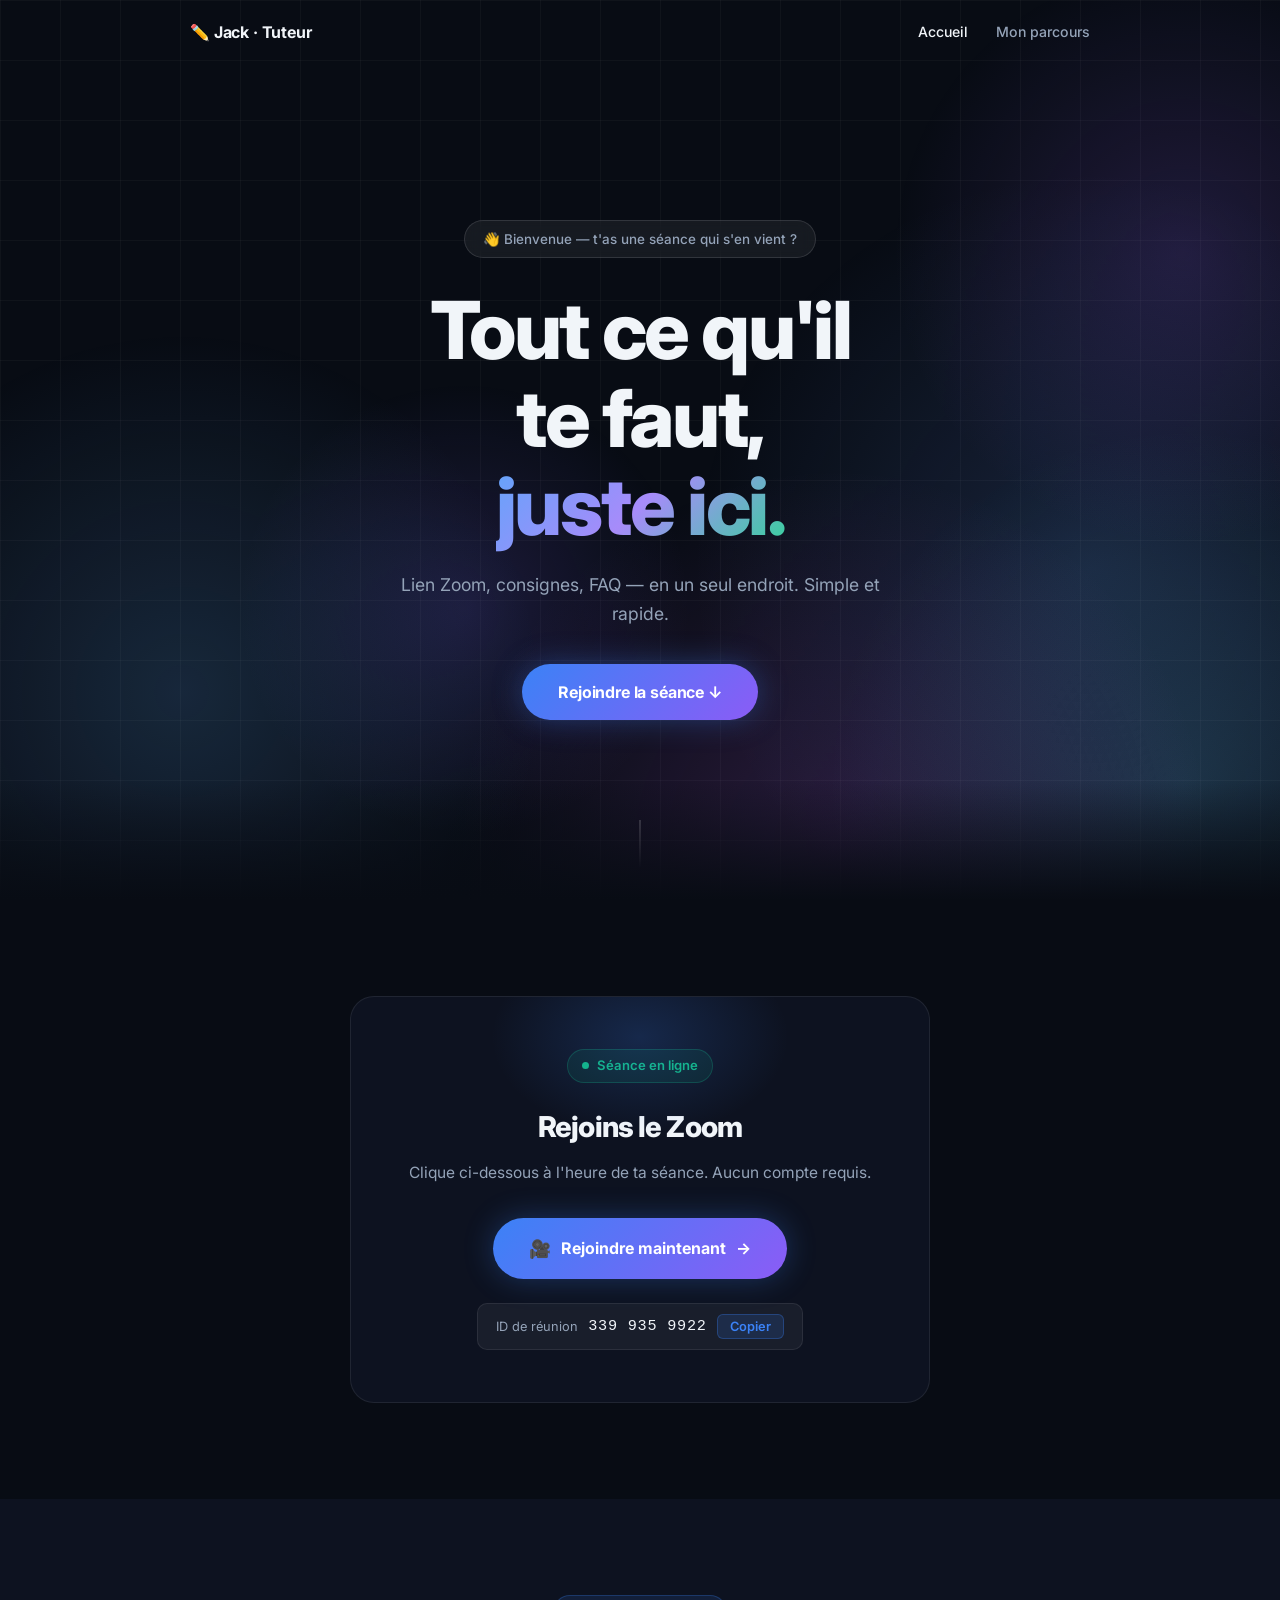
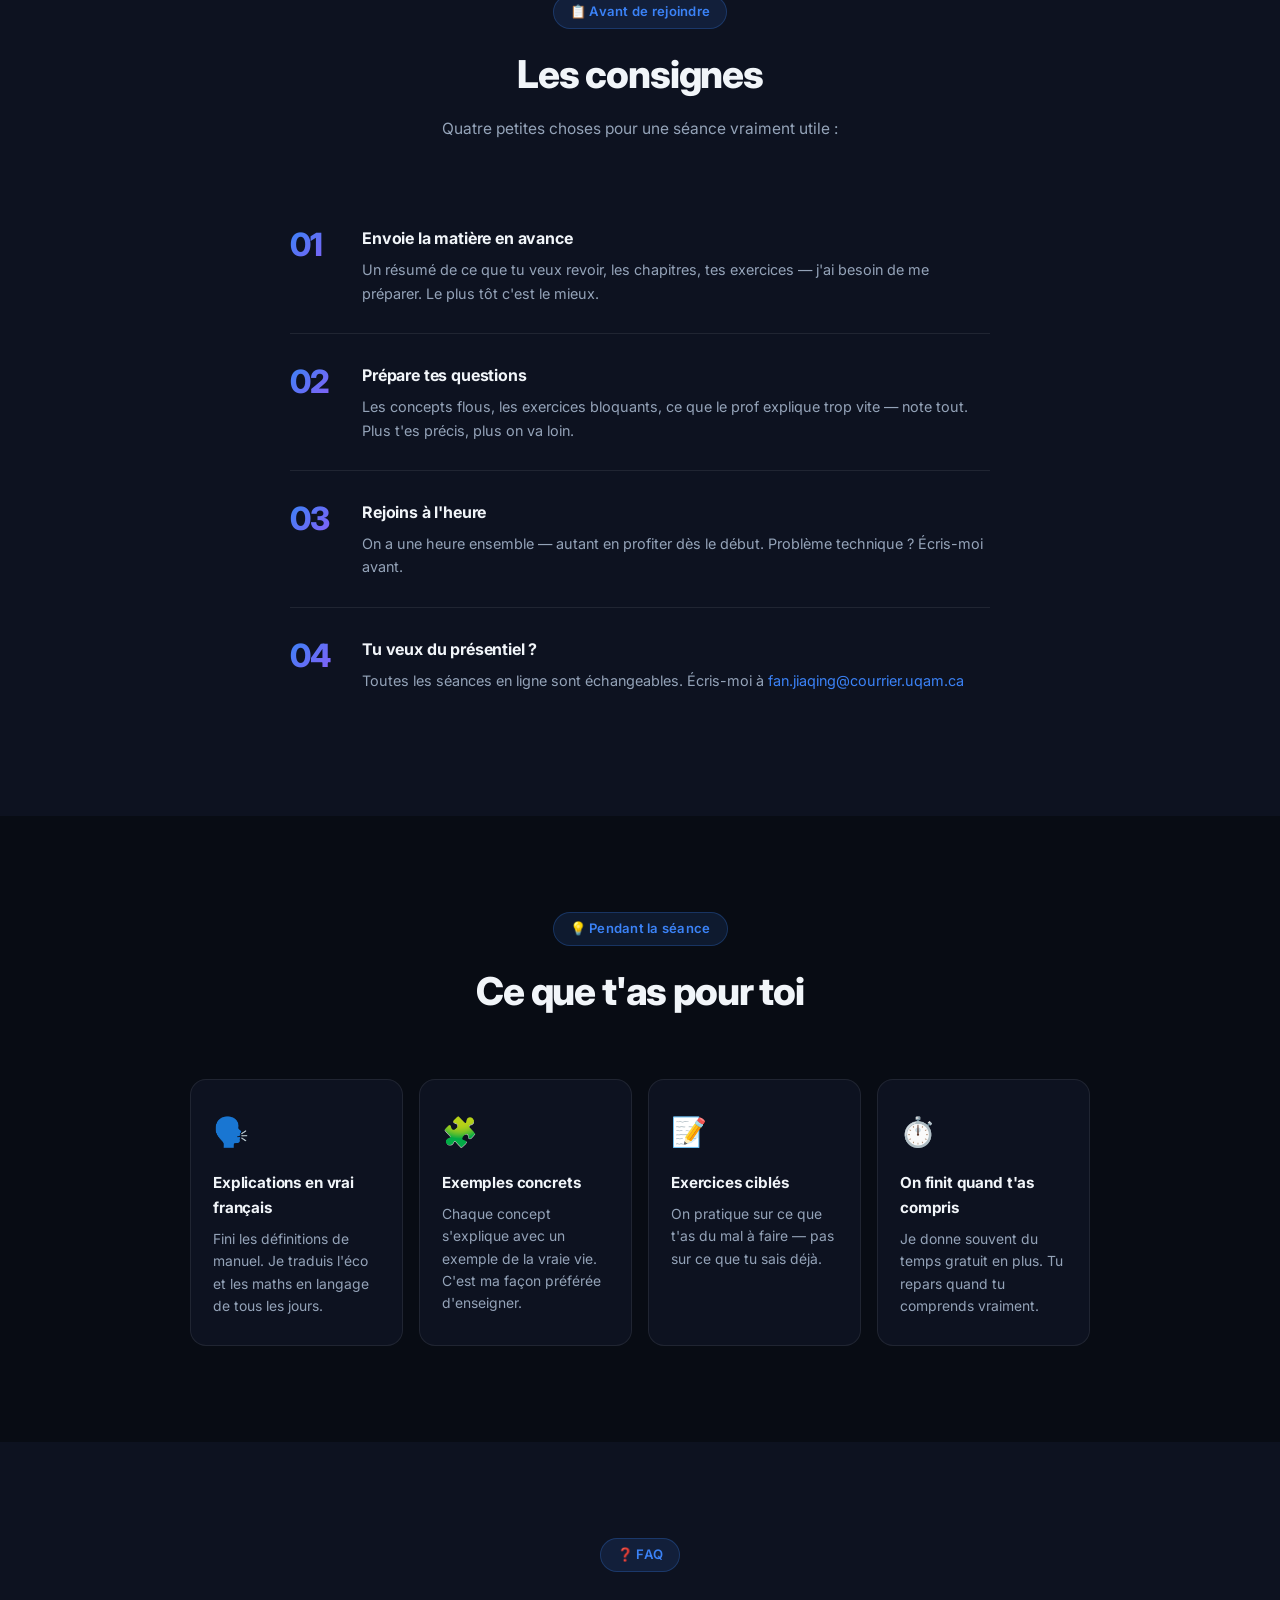
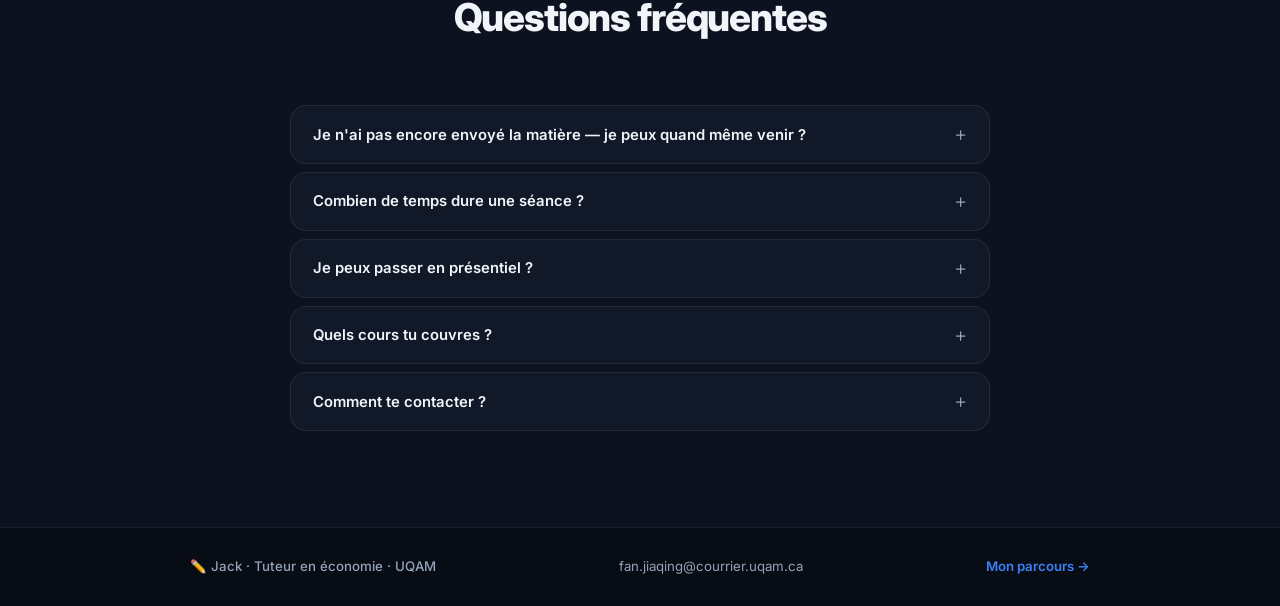
<file: index.html>
<!DOCTYPE html>
<html lang="fr">
<head>
  <meta charset="UTF-8" />
  <meta name="viewport" content="width=device-width, initial-scale=1.0" />
  <title>Tutorat avec Jack</title>
  <link rel="stylesheet" href="style.css" />
  <link href="https://fonts.googleapis.com/css2?family=Inter:wght@400;500;600;700;800&display=swap" rel="stylesheet" />
</head>
<body>

  <!-- NAVBAR -->
  <nav id="navbar">
    <div class="nav-inner">
      <span class="nav-logo">✏️ Jack · Tuteur</span>
      <div class="nav-links">
        <a href="index.html" class="active">Accueil</a>
        <a href="parcours.html">Mon parcours</a>
      </div>
    </div>
  </nav>

  <!-- HERO -->
  <section class="hero">
    <canvas id="bg-canvas"></canvas>
    <div class="hero-inner">
      <div class="hero-badge reveal">👋 Bienvenue — t'as une séance qui s'en vient ?</div>
      <h1 class="reveal">Tout ce qu'il<br/>te faut,<br/><span class="gradient-text">juste ici.</span></h1>
      <p class="reveal">Lien Zoom, consignes, FAQ — en un seul endroit. Simple et rapide.</p>
      <a href="#zoom" class="btn-hero reveal">Rejoindre la séance ↓</a>
    </div>
    <div class="scroll-hint">
      <div class="scroll-line"></div>
    </div>
  </section>

  <!-- ZOOM -->
  <section class="section" id="zoom">
    <div class="container">
      <div class="zoom-card reveal">
        <div class="zoom-glow"></div>
        <div class="zoom-top">
          <div class="zoom-pulse">
            <span class="zoom-dot"></span>
            <span class="zoom-label">Séance en ligne</span>
          </div>
          <h2>Rejoins le Zoom</h2>
          <p>Clique ci-dessous à l'heure de ta séance. Aucun compte requis.</p>
        </div>
        <a href="https://uqam.zoom.us/j/3399359922" target="_blank" class="btn-zoom">
          <span class="btn-zoom-icon">🎥</span>
          Rejoindre maintenant
          <span class="btn-zoom-arrow">→</span>
        </a>
        <div class="zoom-id-row">
          <span class="zoom-id-label">ID de réunion</span>
          <code>339 935 9922</code>
          <button class="copy-btn" onclick="copyZoomId()">
            <span id="copy-text">Copier</span>
          </button>
        </div>
      </div>
    </div>
  </section>

  <!-- CONSIGNES -->
  <section class="section section-dark" id="consignes">
    <div class="container">
      <div class="section-header reveal">
        <div class="tag">📋 Avant de rejoindre</div>
        <h2>Les consignes</h2>
        <p>Quatre petites choses pour une séance vraiment utile :</p>
      </div>
      <div class="steps reveal">
        <div class="step">
          <div class="step-num">01</div>
          <div class="step-body">
            <h3>Envoie la matière en avance</h3>
            <p>Un résumé de ce que tu veux revoir, les chapitres, tes exercices — j'ai besoin de me préparer. Le plus tôt c'est le mieux.</p>
          </div>
        </div>
        <div class="step">
          <div class="step-num">02</div>
          <div class="step-body">
            <h3>Prépare tes questions</h3>
            <p>Les concepts flous, les exercices bloquants, ce que le prof explique trop vite — note tout. Plus t'es précis, plus on va loin.</p>
          </div>
        </div>
        <div class="step">
          <div class="step-num">03</div>
          <div class="step-body">
            <h3>Rejoins à l'heure</h3>
            <p>On a une heure ensemble — autant en profiter dès le début. Problème technique ? Écris-moi avant.</p>
          </div>
        </div>
        <div class="step">
          <div class="step-num">04</div>
          <div class="step-body">
            <h3>Tu veux du présentiel ?</h3>
            <p>Toutes les séances en ligne sont échangeables. Écris-moi à <a href="mailto:fan.jiaqing@courrier.uqam.ca">fan.jiaqing@courrier.uqam.ca</a></p>
          </div>
        </div>
      </div>
    </div>
  </section>

  <!-- PENDANT LA SÉANCE -->
  <section class="section" id="seance">
    <div class="container">
      <div class="section-header reveal">
        <div class="tag">💡 Pendant la séance</div>
        <h2>Ce que t'as pour toi</h2>
      </div>
      <div class="cards-grid reveal">
        <div class="card">
          <div class="card-glow card-glow-blue"></div>
          <div class="card-icon">🗣️</div>
          <h3>Explications en vrai français</h3>
          <p>Fini les définitions de manuel. Je traduis l'éco et les maths en langage de tous les jours.</p>
        </div>
        <div class="card">
          <div class="card-glow card-glow-purple"></div>
          <div class="card-icon">🧩</div>
          <h3>Exemples concrets</h3>
          <p>Chaque concept s'explique avec un exemple de la vraie vie. C'est ma façon préférée d'enseigner.</p>
        </div>
        <div class="card">
          <div class="card-glow card-glow-green"></div>
          <div class="card-icon">📝</div>
          <h3>Exercices ciblés</h3>
          <p>On pratique sur ce que t'as du mal à faire — pas sur ce que tu sais déjà.</p>
        </div>
        <div class="card">
          <div class="card-glow card-glow-orange"></div>
          <div class="card-icon">⏱️</div>
          <h3>On finit quand t'as compris</h3>
          <p>Je donne souvent du temps gratuit en plus. Tu repars quand tu comprends vraiment.</p>
        </div>
      </div>
    </div>
  </section>

  <!-- FAQ -->
  <section class="section section-dark" id="faq">
    <div class="container">
      <div class="section-header reveal">
        <div class="tag">❓ FAQ</div>
        <h2>Questions fréquentes</h2>
      </div>
      <div class="faq-list reveal">
        <div class="faq-item">
          <button class="faq-q" onclick="toggleFaq(this)">
            Je n'ai pas encore envoyé la matière — je peux quand même venir ?
            <span class="faq-icon">+</span>
          </button>
          <div class="faq-a">
            <p>Oui, mais la séance sera moins efficace. Envoie-moi au moins un résumé rapide avant — même 30 minutes avant c'est mieux que rien.</p>
          </div>
        </div>
        <div class="faq-item">
          <button class="faq-q" onclick="toggleFaq(this)">
            Combien de temps dure une séance ?
            <span class="faq-icon">+</span>
          </button>
          <div class="faq-a">
            <p>Une heure de base. Si on n'a pas fini et t'as encore des questions, je reste souvent plus longtemps sans frais supplémentaires.</p>
          </div>
        </div>
        <div class="faq-item">
          <button class="faq-q" onclick="toggleFaq(this)">
            Je peux passer en présentiel ?
            <span class="faq-icon">+</span>
          </button>
          <div class="faq-a">
            <p>Absolument. Écris-moi à <a href="mailto:fan.jiaqing@courrier.uqam.ca">fan.jiaqing@courrier.uqam.ca</a> et on organise ça.</p>
          </div>
        </div>
        <div class="faq-item">
          <button class="faq-q" onclick="toggleFaq(this)">
            Quels cours tu couvres ?
            <span class="faq-icon">+</span>
          </button>
          <div class="faq-a">
            <p>Microéconomie (ECO1013, ECO1023, ECO2013), Macroéconomie (ECO1301, ECO2401, ECO3013), Statistiques & Économétrie (ECO2273), Finance (FIN3500).</p>
          </div>
        </div>
        <div class="faq-item">
          <button class="faq-q" onclick="toggleFaq(this)">
            Comment te contacter ?
            <span class="faq-icon">+</span>
          </button>
          <div class="faq-a">
            <p>Par email : <a href="mailto:fan.jiaqing@courrier.uqam.ca">fan.jiaqing@courrier.uqam.ca</a> — je réponds dans la journée.</p>
          </div>
        </div>
      </div>
    </div>
  </section>

  <!-- FOOTER -->
  <footer>
    <div class="footer-inner">
      <span class="footer-logo">✏️ Jack · Tuteur en économie · UQAM</span>
      <a href="mailto:fan.jiaqing@courrier.uqam.ca" class="footer-email">fan.jiaqing@courrier.uqam.ca</a>
      <a href="parcours.html" class="footer-link">Mon parcours →</a>
    </div>
  </footer>

  <script>
    // ─── Canvas animated background ───
    const canvas = document.getElementById('bg-canvas');
    const ctx = canvas.getContext('2d');
    let W, H, blobs;

    function initCanvas() {
      W = canvas.width = canvas.offsetWidth;
      H = canvas.height = canvas.offsetHeight;
      blobs = Array.from({length: 6}, (_, i) => ({
        x: Math.random() * W,
        y: Math.random() * H,
        r: 200 + Math.random() * 200,
        dx: (Math.random() - 0.5) * 0.4,
        dy: (Math.random() - 0.5) * 0.4,
        hue: [220, 250, 200, 280, 210, 260][i],
      }));
    }

    function drawCanvas() {
      ctx.clearRect(0, 0, W, H);
      blobs.forEach(b => {
        b.x += b.dx; b.y += b.dy;
        if (b.x < -b.r) b.x = W + b.r;
        if (b.x > W + b.r) b.x = -b.r;
        if (b.y < -b.r) b.y = H + b.r;
        if (b.y > H + b.r) b.y = -b.r;
        const g = ctx.createRadialGradient(b.x, b.y, 0, b.x, b.y, b.r);
        g.addColorStop(0, `hsla(${b.hue}, 80%, 65%, 0.18)`);
        g.addColorStop(1, `hsla(${b.hue}, 80%, 65%, 0)`);
        ctx.fillStyle = g;
        ctx.beginPath();
        ctx.arc(b.x, b.y, b.r, 0, Math.PI * 2);
        ctx.fill();
      });
      requestAnimationFrame(drawCanvas);
    }

    initCanvas();
    drawCanvas();
    window.addEventListener('resize', initCanvas);

    // ─── Navbar scroll ───
    window.addEventListener('scroll', () => {
      document.getElementById('navbar').classList.toggle('scrolled', window.scrollY > 40);
    });

    // ─── Reveal on scroll ───
    const observer = new IntersectionObserver((entries) => {
      entries.forEach(e => { if (e.isIntersecting) e.target.classList.add('visible'); });
    }, { threshold: 0.12 });
    document.querySelectorAll('.reveal').forEach(el => observer.observe(el));

    // ─── Copy Zoom ID ───
    function copyZoomId() {
      navigator.clipboard.writeText('3399359922');
      const btn = document.getElementById('copy-text');
      btn.textContent = '✅ Copié';
      setTimeout(() => btn.textContent = 'Copier', 2000);
    }

    // ─── FAQ ───
    function toggleFaq(btn) {
      const item = btn.parentElement;
      const isOpen = item.classList.contains('open');
      document.querySelectorAll('.faq-item.open').forEach(el => el.classList.remove('open'));
      if (!isOpen) item.classList.add('open');
    }
  </script>
</body>
</html>
</file>
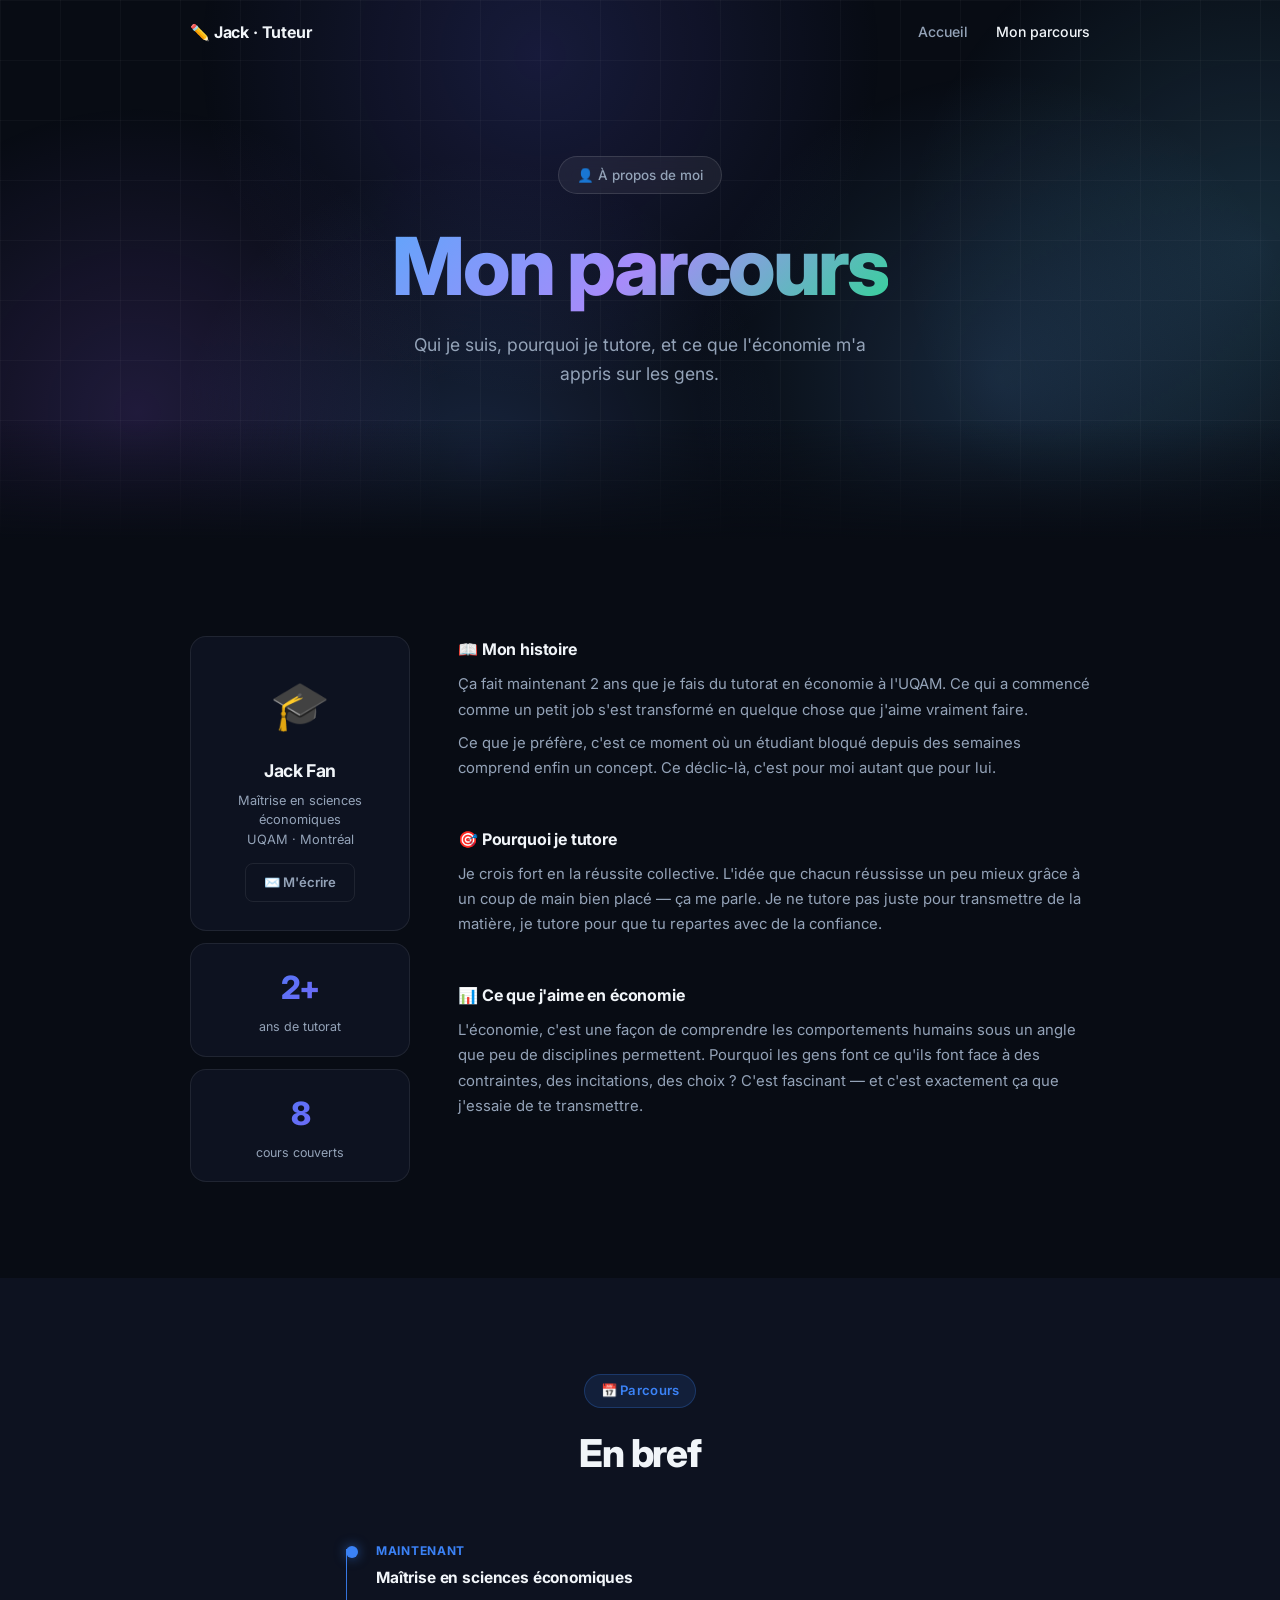
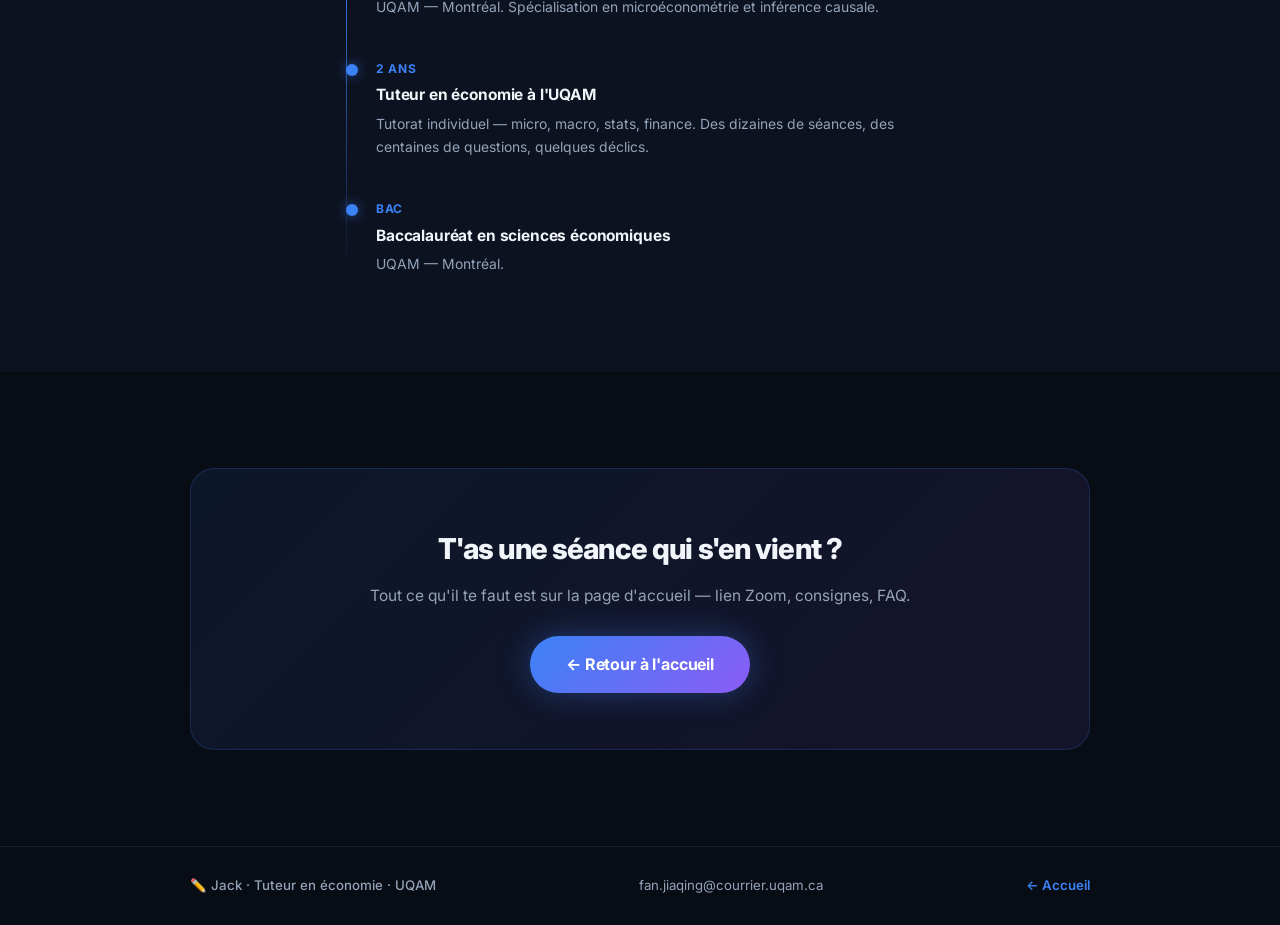
<file: parcours.html>
<!DOCTYPE html>
<html lang="fr">
<head>
  <meta charset="UTF-8" />
  <meta name="viewport" content="width=device-width, initial-scale=1.0" />
  <title>Tutorat avec Jack — Mon parcours</title>
  <link rel="stylesheet" href="style.css" />
  <link href="https://fonts.googleapis.com/css2?family=Inter:wght@400;500;600;700;800&display=swap" rel="stylesheet" />
</head>
<body>

  <nav id="navbar">
    <div class="nav-inner">
      <span class="nav-logo">✏️ Jack · Tuteur</span>
      <div class="nav-links">
        <a href="index.html">Accueil</a>
        <a href="parcours.html" class="active">Mon parcours</a>
      </div>
    </div>
  </nav>

  <section class="hero hero-small">
    <canvas id="bg-canvas"></canvas>
    <div class="hero-inner">
      <div class="hero-badge reveal">👤 À propos de moi</div>
      <h1 class="reveal"><span class="gradient-text">Mon parcours</span></h1>
      <p class="reveal">Qui je suis, pourquoi je tutore, et ce que l'économie m'a appris sur les gens.</p>
    </div>
  </section>

  <section class="section">
    <div class="container">
      <div class="bio-grid reveal">
        <div class="bio-sidebar">
          <div class="bio-card">
            <div class="bio-avatar">🎓</div>
            <h2>Jack Fan</h2>
            <p>Maîtrise en sciences économiques<br/>UQAM · Montréal</p>
            <a href="mailto:fan.jiaqing@courrier.uqam.ca" class="btn-outline">✉️ M'écrire</a>
          </div>
          <div class="stat-card">
            <div class="stat-num">2+</div>
            <div class="stat-label">ans de tutorat</div>
          </div>
          <div class="stat-card">
            <div class="stat-num">8</div>
            <div class="stat-label">cours couverts</div>
          </div>
        </div>

        <div class="bio-main">
          <div class="bio-block">
            <h3>📖 Mon histoire</h3>
            <p>Ça fait maintenant 2 ans que je fais du tutorat en économie à l'UQAM. Ce qui a commencé comme un petit job s'est transformé en quelque chose que j'aime vraiment faire.</p>
            <p>Ce que je préfère, c'est ce moment où un étudiant bloqué depuis des semaines comprend enfin un concept. Ce déclic-là, c'est pour moi autant que pour lui.</p>
          </div>
          <div class="bio-block">
            <h3>🎯 Pourquoi je tutore</h3>
            <p>Je crois fort en la réussite collective. L'idée que chacun réussisse un peu mieux grâce à un coup de main bien placé — ça me parle. Je ne tutore pas juste pour transmettre de la matière, je tutore pour que tu repartes avec de la confiance.</p>
          </div>
          <div class="bio-block">
            <h3>📊 Ce que j'aime en économie</h3>
            <p>L'économie, c'est une façon de comprendre les comportements humains sous un angle que peu de disciplines permettent. Pourquoi les gens font ce qu'ils font face à des contraintes, des incitations, des choix ? C'est fascinant — et c'est exactement ça que j'essaie de te transmettre.</p>
          </div>
        </div>
      </div>
    </div>
  </section>

  <section class="section section-dark">
    <div class="container">
      <div class="section-header reveal">
        <div class="tag">📅 Parcours</div>
        <h2>En bref</h2>
      </div>
      <div class="timeline reveal">
        <div class="tl-item">
          <div class="tl-dot"></div>
          <div class="tl-content">
            <div class="tl-year">Maintenant</div>
            <h3>Maîtrise en sciences économiques</h3>
            <p>UQAM — Montréal. Spécialisation en microéconométrie et inférence causale.</p>
          </div>
        </div>
        <div class="tl-item">
          <div class="tl-dot"></div>
          <div class="tl-content">
            <div class="tl-year">2 ans</div>
            <h3>Tuteur en économie à l'UQAM</h3>
            <p>Tutorat individuel — micro, macro, stats, finance. Des dizaines de séances, des centaines de questions, quelques déclics.</p>
          </div>
        </div>
        <div class="tl-item">
          <div class="tl-dot"></div>
          <div class="tl-content">
            <div class="tl-year">Bac</div>
            <h3>Baccalauréat en sciences économiques</h3>
            <p>UQAM — Montréal.</p>
          </div>
        </div>
      </div>
    </div>
  </section>

  <section class="section">
    <div class="container">
      <div class="cta-box reveal">
        <h2>T'as une séance qui s'en vient ?</h2>
        <p>Tout ce qu'il te faut est sur la page d'accueil — lien Zoom, consignes, FAQ.</p>
        <a href="index.html" class="btn-hero" style="display:inline-block">← Retour à l'accueil</a>
      </div>
    </div>
  </section>

  <footer>
    <div class="footer-inner">
      <span class="footer-logo">✏️ Jack · Tuteur en économie · UQAM</span>
      <a href="mailto:fan.jiaqing@courrier.uqam.ca" class="footer-email">fan.jiaqing@courrier.uqam.ca</a>
      <a href="index.html" class="footer-link">← Accueil</a>
    </div>
  </footer>

  <script>
    const canvas = document.getElementById('bg-canvas');
    const ctx = canvas.getContext('2d');
    let W, H, blobs;

    function initCanvas() {
      W = canvas.width = canvas.offsetWidth;
      H = canvas.height = canvas.offsetHeight;
      blobs = Array.from({length: 5}, (_, i) => ({
        x: Math.random() * W, y: Math.random() * H,
        r: 180 + Math.random() * 180,
        dx: (Math.random() - 0.5) * 0.4, dy: (Math.random() - 0.5) * 0.4,
        hue: [220, 260, 200, 240, 210][i],
      }));
    }

    function drawCanvas() {
      ctx.clearRect(0, 0, W, H);
      blobs.forEach(b => {
        b.x += b.dx; b.y += b.dy;
        if (b.x < -b.r) b.x = W + b.r;
        if (b.x > W + b.r) b.x = -b.r;
        if (b.y < -b.r) b.y = H + b.r;
        if (b.y > H + b.r) b.y = -b.r;
        const g = ctx.createRadialGradient(b.x, b.y, 0, b.x, b.y, b.r);
        g.addColorStop(0, `hsla(${b.hue}, 80%, 65%, 0.18)`);
        g.addColorStop(1, `hsla(${b.hue}, 80%, 65%, 0)`);
        ctx.fillStyle = g;
        ctx.beginPath(); ctx.arc(b.x, b.y, b.r, 0, Math.PI * 2); ctx.fill();
      });
      requestAnimationFrame(drawCanvas);
    }

    initCanvas(); drawCanvas();
    window.addEventListener('resize', initCanvas);

    window.addEventListener('scroll', () => {
      document.getElementById('navbar').classList.toggle('scrolled', window.scrollY > 40);
    });

    const observer = new IntersectionObserver((entries) => {
      entries.forEach(e => { if (e.isIntersecting) e.target.classList.add('visible'); });
    }, { threshold: 0.1 });
    document.querySelectorAll('.reveal').forEach(el => observer.observe(el));
  </script>
</body>
</html>
</file>
<file: style.css>
/* ===== RESET ===== */
*, *::before, *::after { box-sizing: border-box; margin: 0; padding: 0; }

:root {
  --blue: #3b82f6;
  --blue-dark: #2563eb;
  --purple: #8b5cf6;
  --green: #10b981;
  --orange: #f59e0b;
  --text: #f1f5f9;
  --text-dim: #94a3b8;
  --bg: #080c14;
  --bg2: #0d1220;
  --bg3: #111827;
  --border: rgba(255,255,255,0.08);
  --radius: 16px;
  --glow-blue: 0 0 40px rgba(59,130,246,0.25);
}

html { scroll-behavior: smooth; }

body {
  font-family: 'Inter', sans-serif;
  background: var(--bg);
  color: var(--text);
  line-height: 1.65;
  overflow-x: hidden;
}

a { text-decoration: none; color: var(--blue); }
a:hover { opacity: 0.8; }

/* ===== NAVBAR ===== */
nav {
  position: fixed;
  top: 0; left: 0; right: 0;
  z-index: 200;
  padding: 0 24px;
  transition: background 0.3s, border-color 0.3s;
  border-bottom: 1px solid transparent;
}

nav.scrolled {
  background: rgba(8,12,20,0.85);
  backdrop-filter: blur(20px);
  border-color: var(--border);
}

.nav-inner {
  max-width: 900px;
  margin: 0 auto;
  height: 64px;
  display: flex;
  align-items: center;
  justify-content: space-between;
}

.nav-logo {
  font-weight: 700;
  font-size: 1rem;
  color: var(--text);
  letter-spacing: -0.01em;
}

.nav-links { display: flex; align-items: center; gap: 28px; }

.nav-links a {
  font-size: 0.88rem;
  font-weight: 500;
  color: var(--text-dim);
  transition: color 0.2s;
}

.nav-links a:hover,
.nav-links a.active { color: var(--text); opacity: 1; }

/* ===== HERO ===== */
.hero {
  position: relative;
  min-height: 100vh;
  display: flex;
  flex-direction: column;
  align-items: center;
  justify-content: center;
  text-align: center;
  overflow: hidden;
  padding: 120px 24px 80px;
}

.hero-small { min-height: 60vh; }

#bg-canvas {
  position: absolute;
  inset: 0;
  width: 100%;
  height: 100%;
  z-index: 0;
}

/* Dark grid overlay */
.hero::before {
  content: '';
  position: absolute;
  inset: 0;
  background-image:
    linear-gradient(rgba(255,255,255,0.03) 1px, transparent 1px),
    linear-gradient(90deg, rgba(255,255,255,0.03) 1px, transparent 1px);
  background-size: 60px 60px;
  z-index: 1;
}

/* bottom fade */
.hero::after {
  content: '';
  position: absolute;
  bottom: 0; left: 0; right: 0;
  height: 120px;
  background: linear-gradient(to bottom, transparent, var(--bg));
  z-index: 2;
}

.hero-inner {
  position: relative;
  z-index: 3;
  max-width: 680px;
}

.hero-badge {
  display: inline-block;
  background: rgba(255,255,255,0.06);
  border: 1px solid rgba(255,255,255,0.12);
  border-radius: 999px;
  padding: 7px 18px;
  font-size: 0.84rem;
  font-weight: 500;
  color: var(--text-dim);
  margin-bottom: 28px;
  backdrop-filter: blur(8px);
}

.hero h1 {
  font-size: clamp(2.8rem, 8vw, 5rem);
  font-weight: 800;
  line-height: 1.1;
  letter-spacing: -0.03em;
  margin-bottom: 20px;
}

.gradient-text {
  background: linear-gradient(135deg, #60a5fa, #a78bfa, #34d399);
  -webkit-background-clip: text;
  -webkit-text-fill-color: transparent;
  background-clip: text;
}

.hero p {
  font-size: 1.1rem;
  color: var(--text-dim);
  max-width: 480px;
  margin: 0 auto 36px;
}

.btn-hero {
  display: inline-block;
  background: linear-gradient(135deg, var(--blue), var(--purple));
  color: white !important;
  padding: 15px 36px;
  border-radius: 999px;
  font-weight: 700;
  font-size: 1rem;
  letter-spacing: -0.01em;
  transition: transform 0.2s, box-shadow 0.2s;
  box-shadow: 0 0 30px rgba(59,130,246,0.35);
}

.btn-hero:hover {
  transform: translateY(-2px) scale(1.03);
  box-shadow: 0 0 50px rgba(59,130,246,0.5);
  opacity: 1;
}

.scroll-hint {
  position: absolute;
  bottom: 32px;
  left: 50%;
  transform: translateX(-50%);
  z-index: 3;
}

.scroll-line {
  width: 1px;
  height: 48px;
  background: linear-gradient(to bottom, rgba(255,255,255,0.3), transparent);
  margin: 0 auto;
  animation: scrollPulse 2s ease-in-out infinite;
}

@keyframes scrollPulse {
  0%, 100% { opacity: 0.3; transform: scaleY(1); }
  50% { opacity: 1; transform: scaleY(1.15); }
}

/* ===== REVEAL ===== */
.reveal {
  opacity: 0;
  transform: translateY(28px);
  transition: opacity 0.6s ease, transform 0.6s ease;
}
.reveal.visible {
  opacity: 1;
  transform: none;
}

/* ===== SECTIONS ===== */
.section { padding: 96px 24px; }
.section-dark { background: var(--bg2); }

.container { max-width: 900px; margin: 0 auto; }

.section-header {
  text-align: center;
  margin-bottom: 56px;
}

.tag {
  display: inline-block;
  background: rgba(59,130,246,0.12);
  border: 1px solid rgba(59,130,246,0.25);
  color: var(--blue);
  border-radius: 999px;
  padding: 5px 16px;
  font-size: 0.82rem;
  font-weight: 600;
  margin-bottom: 14px;
  letter-spacing: 0.02em;
}

.section-header h2 {
  font-size: clamp(1.6rem, 4vw, 2.4rem);
  font-weight: 800;
  letter-spacing: -0.03em;
  margin-bottom: 10px;
}

.section-header p {
  color: var(--text-dim);
  font-size: 0.97rem;
}

/* ===== ZOOM CARD ===== */
.zoom-card {
  position: relative;
  background: var(--bg2);
  border: 1px solid var(--border);
  border-radius: 24px;
  padding: 52px 48px;
  text-align: center;
  overflow: hidden;
  max-width: 580px;
  margin: 0 auto;
}

.zoom-glow {
  position: absolute;
  top: -60px; left: 50%;
  transform: translateX(-50%);
  width: 300px; height: 200px;
  background: radial-gradient(ellipse, rgba(59,130,246,0.2) 0%, transparent 70%);
  pointer-events: none;
}

.zoom-top { margin-bottom: 32px; }

.zoom-pulse {
  display: inline-flex;
  align-items: center;
  gap: 8px;
  background: rgba(16,185,129,0.1);
  border: 1px solid rgba(16,185,129,0.25);
  border-radius: 999px;
  padding: 5px 14px;
  font-size: 0.82rem;
  color: var(--green);
  font-weight: 600;
  margin-bottom: 20px;
}

.zoom-dot {
  width: 7px; height: 7px;
  background: var(--green);
  border-radius: 50%;
  animation: pulse 1.8s ease-in-out infinite;
}

@keyframes pulse {
  0%, 100% { opacity: 1; transform: scale(1); }
  50% { opacity: 0.4; transform: scale(0.7); }
}

.zoom-label { font-size: 0.82rem; }

.zoom-card h2 {
  font-size: 1.8rem;
  font-weight: 800;
  letter-spacing: -0.03em;
  margin-bottom: 10px;
}

.zoom-card p { color: var(--text-dim); font-size: 0.97rem; }

.btn-zoom {
  display: inline-flex;
  align-items: center;
  gap: 10px;
  background: linear-gradient(135deg, var(--blue), var(--purple));
  color: white !important;
  padding: 16px 36px;
  border-radius: 999px;
  font-weight: 700;
  font-size: 1rem;
  transition: transform 0.2s, box-shadow 0.2s;
  box-shadow: 0 0 30px rgba(59,130,246,0.3);
  margin-bottom: 24px;
}

.btn-zoom:hover {
  transform: translateY(-2px) scale(1.02);
  box-shadow: 0 0 50px rgba(59,130,246,0.5);
  opacity: 1;
}

.btn-zoom-icon { font-size: 1.1rem; }
.btn-zoom-arrow { transition: transform 0.2s; }
.btn-zoom:hover .btn-zoom-arrow { transform: translateX(4px); }

.zoom-id-row {
  display: inline-flex;
  align-items: center;
  gap: 10px;
  background: rgba(255,255,255,0.05);
  border: 1px solid var(--border);
  border-radius: 10px;
  padding: 10px 18px;
  font-size: 0.88rem;
  color: var(--text-dim);
}

.zoom-id-label { font-size: 0.8rem; color: var(--text-dim); }

.zoom-id-row code {
  font-family: 'Courier New', monospace;
  color: var(--text);
  font-size: 0.95rem;
  letter-spacing: 0.05em;
}

.copy-btn {
  background: rgba(59,130,246,0.15);
  border: 1px solid rgba(59,130,246,0.3);
  color: var(--blue);
  border-radius: 6px;
  padding: 4px 12px;
  font-size: 0.8rem;
  font-family: inherit;
  font-weight: 600;
  cursor: pointer;
  transition: background 0.2s;
}

.copy-btn:hover { background: rgba(59,130,246,0.25); }

/* ===== STEPS ===== */
.steps {
  display: flex;
  flex-direction: column;
  gap: 0;
  max-width: 700px;
  margin: 0 auto;
}

.step {
  display: flex;
  gap: 24px;
  align-items: flex-start;
  padding: 28px 0;
  border-bottom: 1px solid var(--border);
  transition: background 0.2s;
}

.step:last-child { border-bottom: none; }

.step-num {
  font-size: 2rem;
  font-weight: 800;
  background: linear-gradient(135deg, var(--blue), var(--purple));
  -webkit-background-clip: text;
  -webkit-text-fill-color: transparent;
  background-clip: text;
  min-width: 48px;
  line-height: 1;
  margin-top: 4px;
  letter-spacing: -0.03em;
}

.step-body h3 {
  font-size: 1rem;
  font-weight: 700;
  margin-bottom: 6px;
  letter-spacing: -0.01em;
}

.step-body p { font-size: 0.9rem; color: var(--text-dim); line-height: 1.65; }
.step-body a { color: var(--blue); }

/* ===== CARDS ===== */
.cards-grid {
  display: grid;
  grid-template-columns: repeat(auto-fit, minmax(200px, 1fr));
  gap: 16px;
}

.card {
  position: relative;
  background: var(--bg2);
  border: 1px solid var(--border);
  border-radius: var(--radius);
  padding: 28px 22px;
  overflow: hidden;
  transition: transform 0.25s, border-color 0.25s;
}

.card:hover {
  transform: translateY(-4px);
  border-color: rgba(255,255,255,0.15);
}

.card-glow {
  position: absolute;
  top: -40px; left: -40px;
  width: 140px; height: 140px;
  border-radius: 50%;
  filter: blur(40px);
  opacity: 0;
  transition: opacity 0.3s;
}

.card:hover .card-glow { opacity: 1; }
.card-glow-blue { background: rgba(59,130,246,0.4); }
.card-glow-purple { background: rgba(139,92,246,0.4); }
.card-glow-green { background: rgba(16,185,129,0.4); }
.card-glow-orange { background: rgba(245,158,11,0.4); }

.card-icon { font-size: 1.8rem; margin-bottom: 14px; }

.card h3 {
  font-size: 0.95rem;
  font-weight: 700;
  margin-bottom: 8px;
  letter-spacing: -0.01em;
}

.card p { font-size: 0.87rem; color: var(--text-dim); line-height: 1.6; }

/* ===== FAQ ===== */
.faq-list {
  max-width: 700px;
  margin: 0 auto;
  display: flex;
  flex-direction: column;
  gap: 8px;
}

.faq-item {
  background: var(--bg3);
  border: 1px solid var(--border);
  border-radius: var(--radius);
  overflow: hidden;
  transition: border-color 0.2s;
}

.faq-item.open { border-color: rgba(59,130,246,0.4); }

.faq-q {
  width: 100%;
  background: none;
  border: none;
  padding: 18px 22px;
  font-family: inherit;
  font-size: 0.93rem;
  font-weight: 600;
  color: var(--text);
  cursor: pointer;
  text-align: left;
  display: flex;
  justify-content: space-between;
  align-items: center;
  gap: 16px;
}

.faq-icon {
  font-size: 1.3rem;
  font-weight: 300;
  color: var(--text-dim);
  transition: transform 0.3s;
  flex-shrink: 0;
  line-height: 1;
}

.faq-item.open .faq-icon { transform: rotate(45deg); color: var(--blue); }

.faq-a {
  max-height: 0;
  overflow: hidden;
  transition: max-height 0.35s ease, padding 0.25s;
}

.faq-a p {
  padding: 0 22px 18px;
  font-size: 0.9rem;
  color: var(--text-dim);
  line-height: 1.65;
}

.faq-a a { color: var(--blue); }

.faq-item.open .faq-a { max-height: 180px; }

/* ===== BIO — PARCOURS PAGE ===== */
.bio-grid {
  display: grid;
  grid-template-columns: 220px 1fr;
  gap: 48px;
  align-items: start;
}

.bio-sidebar {
  display: flex;
  flex-direction: column;
  gap: 12px;
  position: sticky;
  top: 84px;
}

.bio-card {
  background: var(--bg2);
  border: 1px solid var(--border);
  border-radius: var(--radius);
  padding: 28px 20px;
  text-align: center;
}

.bio-avatar { font-size: 3rem; margin-bottom: 12px; }

.bio-card h2 {
  font-size: 1.1rem;
  font-weight: 700;
  margin-bottom: 6px;
  letter-spacing: -0.02em;
}

.bio-card p {
  font-size: 0.8rem;
  color: var(--text-dim);
  line-height: 1.5;
  margin-bottom: 14px;
}

.btn-outline {
  display: inline-block;
  border: 1px solid var(--border);
  color: var(--text-dim) !important;
  padding: 8px 18px;
  border-radius: 8px;
  font-size: 0.82rem;
  font-weight: 600;
  transition: border-color 0.2s, color 0.2s;
}

.btn-outline:hover {
  border-color: var(--blue);
  color: var(--blue) !important;
  opacity: 1;
}

.stat-card {
  background: var(--bg2);
  border: 1px solid var(--border);
  border-radius: var(--radius);
  padding: 18px;
  text-align: center;
}

.stat-num {
  font-size: 2rem;
  font-weight: 800;
  background: linear-gradient(135deg, var(--blue), var(--purple));
  -webkit-background-clip: text;
  -webkit-text-fill-color: transparent;
  background-clip: text;
  letter-spacing: -0.04em;
}

.stat-label { font-size: 0.78rem; color: var(--text-dim); margin-top: 2px; }

.bio-main {
  display: flex;
  flex-direction: column;
  gap: 36px;
}

.bio-block h3 {
  font-size: 1rem;
  font-weight: 700;
  margin-bottom: 10px;
  letter-spacing: -0.01em;
}

.bio-block p {
  font-size: 0.93rem;
  color: var(--text-dim);
  line-height: 1.7;
  margin-bottom: 8px;
}

/* ===== TIMELINE ===== */
.timeline {
  max-width: 600px;
  margin: 0 auto;
  position: relative;
  padding-left: 36px;
}

.timeline::before {
  content: '';
  position: absolute;
  left: 6px; top: 8px; bottom: 0;
  width: 1px;
  background: linear-gradient(to bottom, var(--blue), transparent);
}

.tl-item {
  position: relative;
  padding-bottom: 40px;
}

.tl-item:last-child { padding-bottom: 0; }

.tl-dot {
  position: absolute;
  left: -30px; top: 5px;
  width: 12px; height: 12px;
  background: var(--blue);
  border-radius: 50%;
  box-shadow: 0 0 12px rgba(59,130,246,0.6);
}

.tl-year {
  font-size: 0.75rem;
  font-weight: 700;
  color: var(--blue);
  text-transform: uppercase;
  letter-spacing: 0.06em;
  margin-bottom: 4px;
}

.tl-content h3 {
  font-size: 0.97rem;
  font-weight: 700;
  margin-bottom: 5px;
  letter-spacing: -0.01em;
}

.tl-content p { font-size: 0.87rem; color: var(--text-dim); }

/* ===== CTA BOX ===== */
.cta-box {
  background: linear-gradient(135deg, rgba(59,130,246,0.1), rgba(139,92,246,0.1));
  border: 1px solid rgba(59,130,246,0.2);
  border-radius: 24px;
  padding: 56px 40px;
  text-align: center;
}

.cta-box h2 {
  font-size: 1.8rem;
  font-weight: 800;
  letter-spacing: -0.03em;
  margin-bottom: 10px;
}

.cta-box p { color: var(--text-dim); margin-bottom: 28px; font-size: 0.97rem; }

/* ===== FOOTER ===== */
footer {
  border-top: 1px solid var(--border);
  padding: 28px 24px;
}

.footer-inner {
  max-width: 900px;
  margin: 0 auto;
  display: flex;
  align-items: center;
  justify-content: space-between;
  flex-wrap: wrap;
  gap: 12px;
  font-size: 0.83rem;
}

.footer-logo { color: var(--text-dim); font-weight: 500; }
.footer-email { color: var(--text-dim); transition: color 0.2s; }
.footer-email:hover { color: var(--blue); opacity: 1; }
.footer-link { color: var(--blue); font-weight: 600; }

/* ===== RESPONSIVE ===== */
@media (max-width: 680px) {
  .bio-grid { grid-template-columns: 1fr; }
  .bio-sidebar { position: static; flex-direction: row; flex-wrap: wrap; }
  .bio-card { flex: 1 1 100%; }
  .stat-card { flex: 1; }
  .zoom-card { padding: 36px 24px; }
  .cta-box { padding: 36px 24px; }
  .hero h1 { font-size: 2.4rem; }
  .footer-inner { flex-direction: column; text-align: center; }
  .nav-links a:not(.active) { display: none; }
}
</file>
